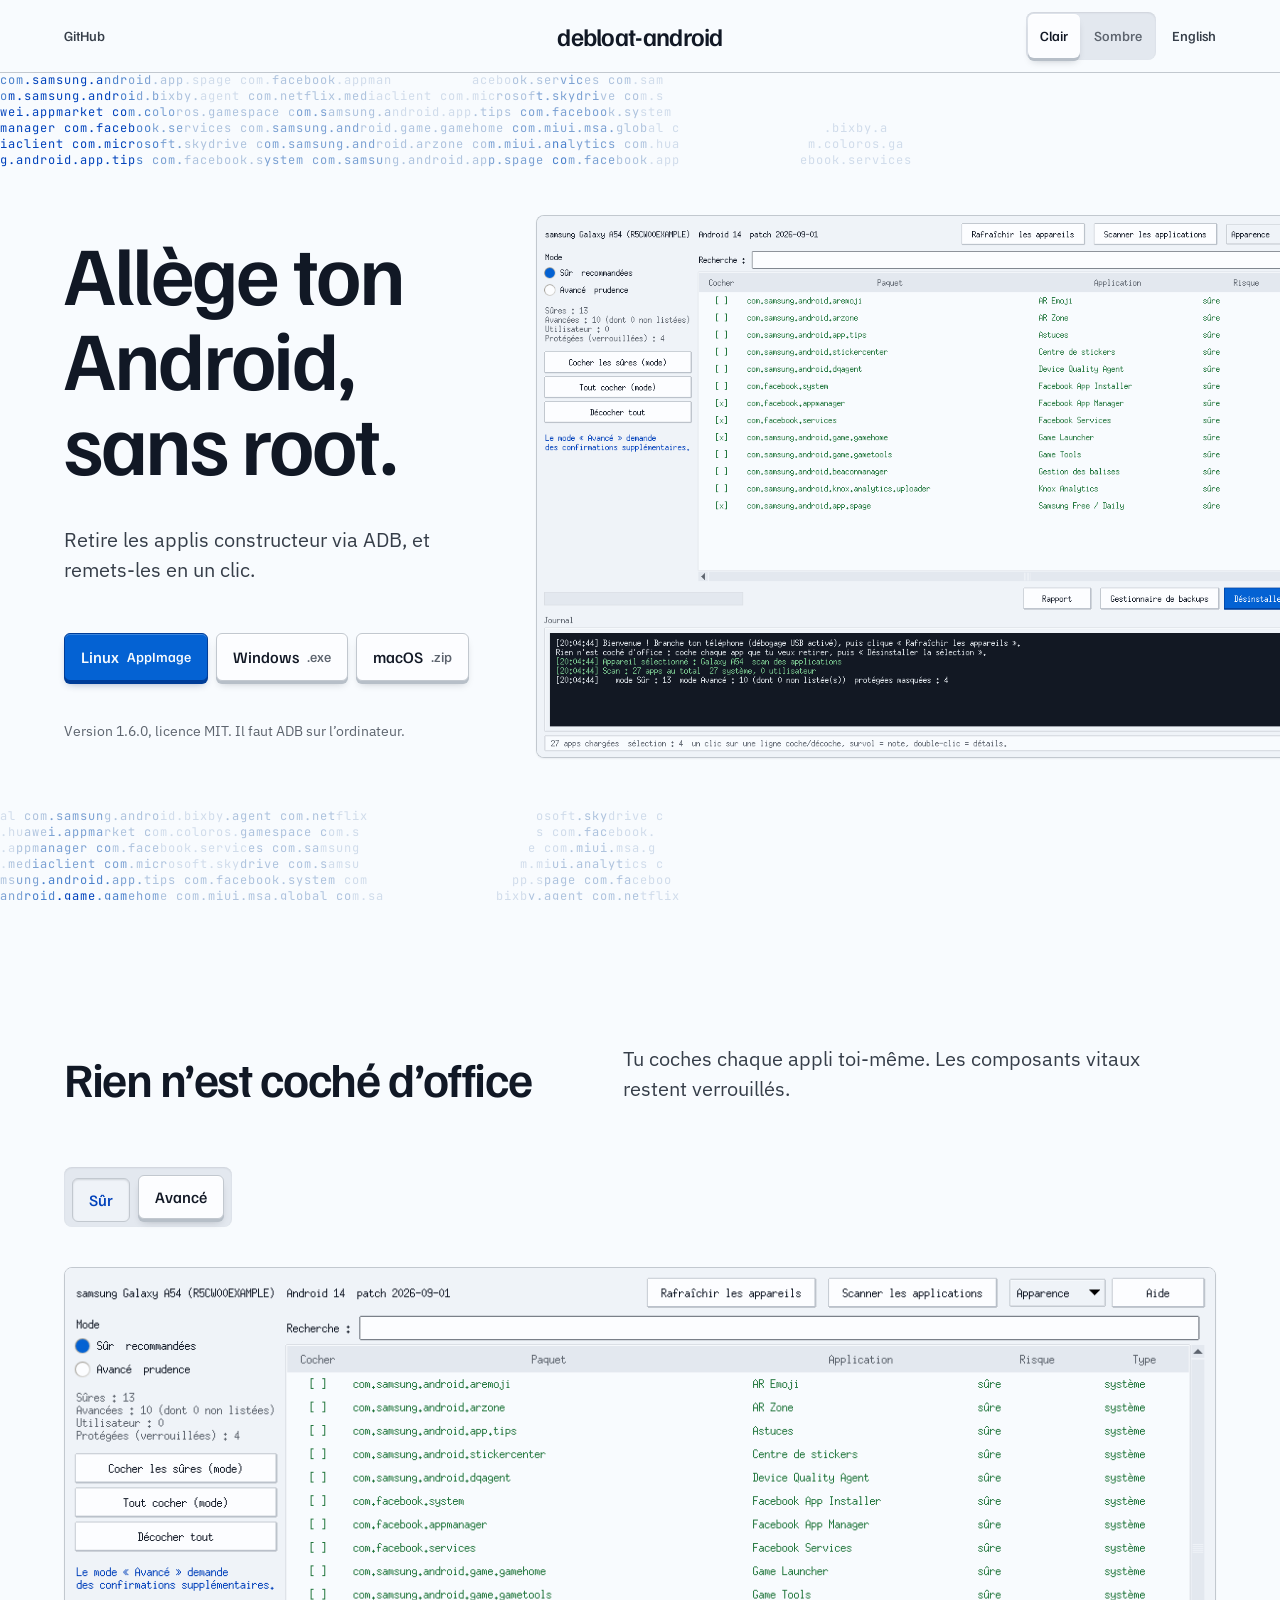
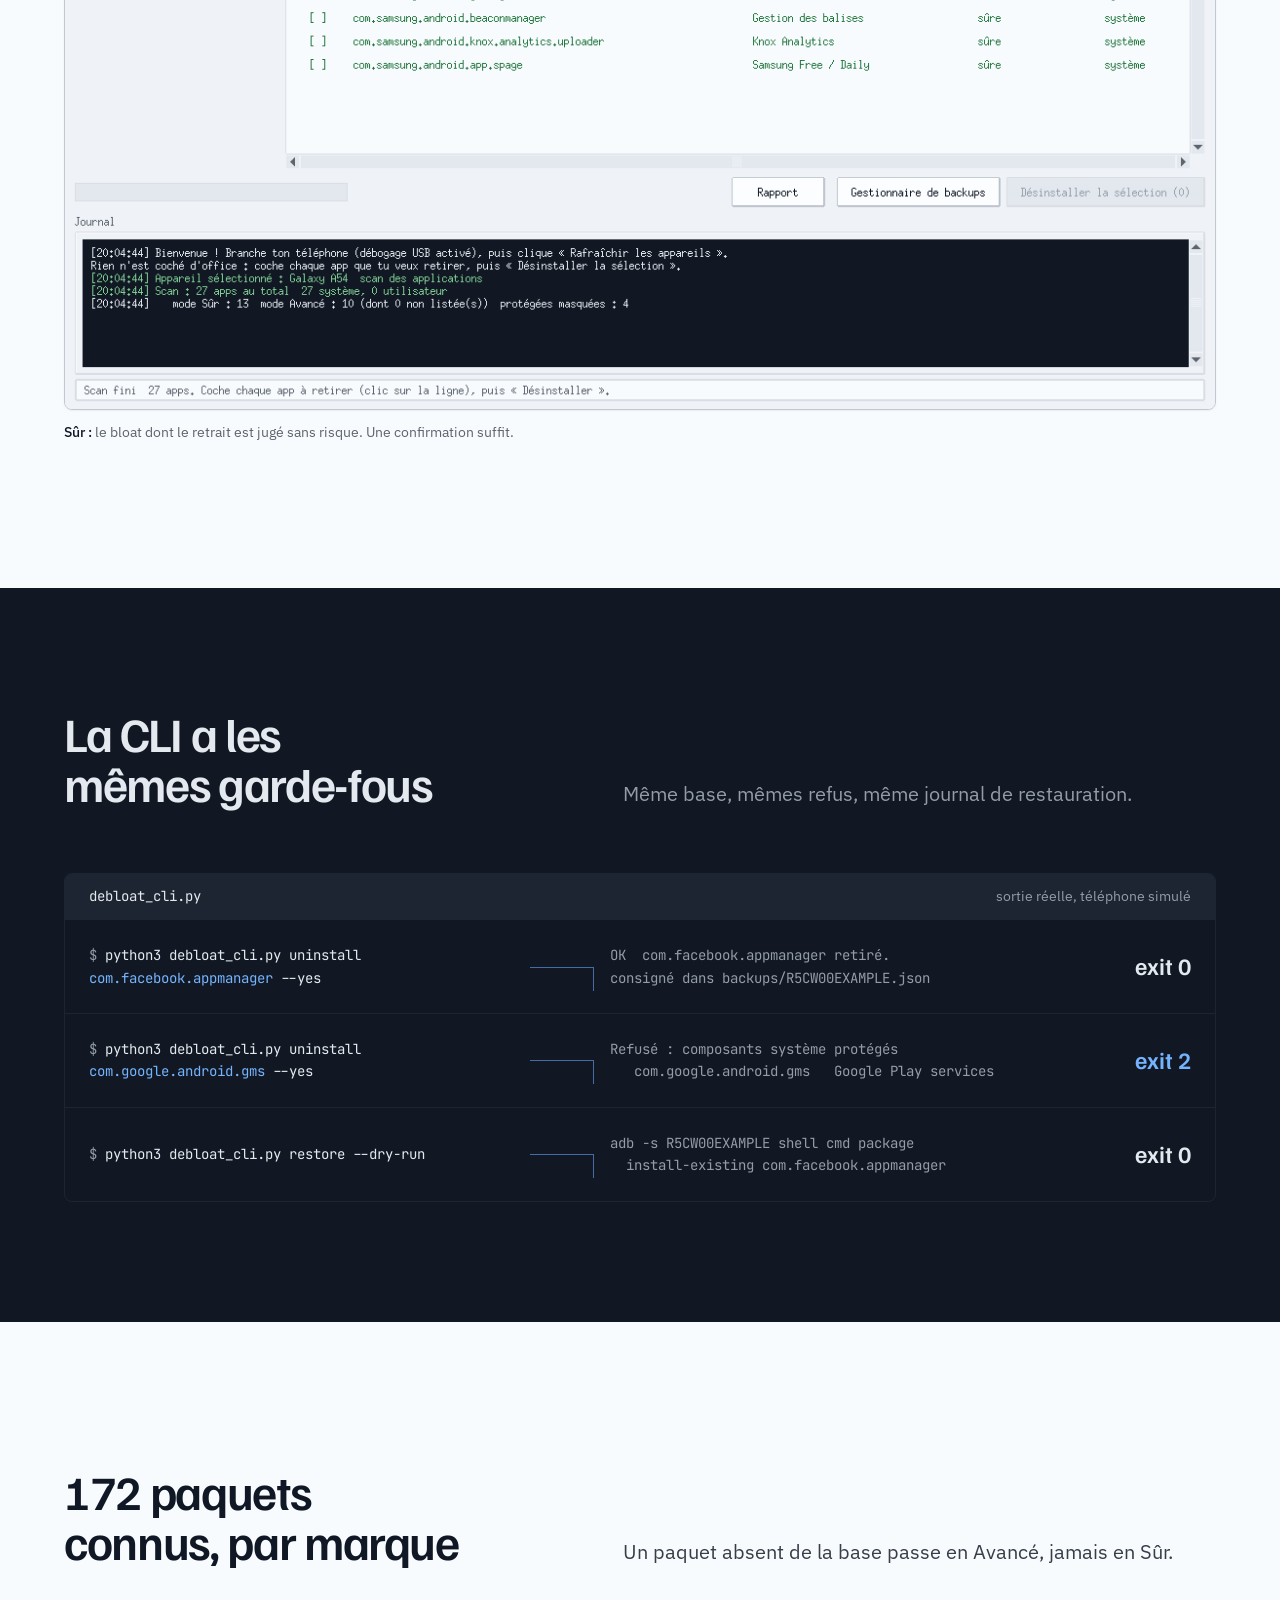
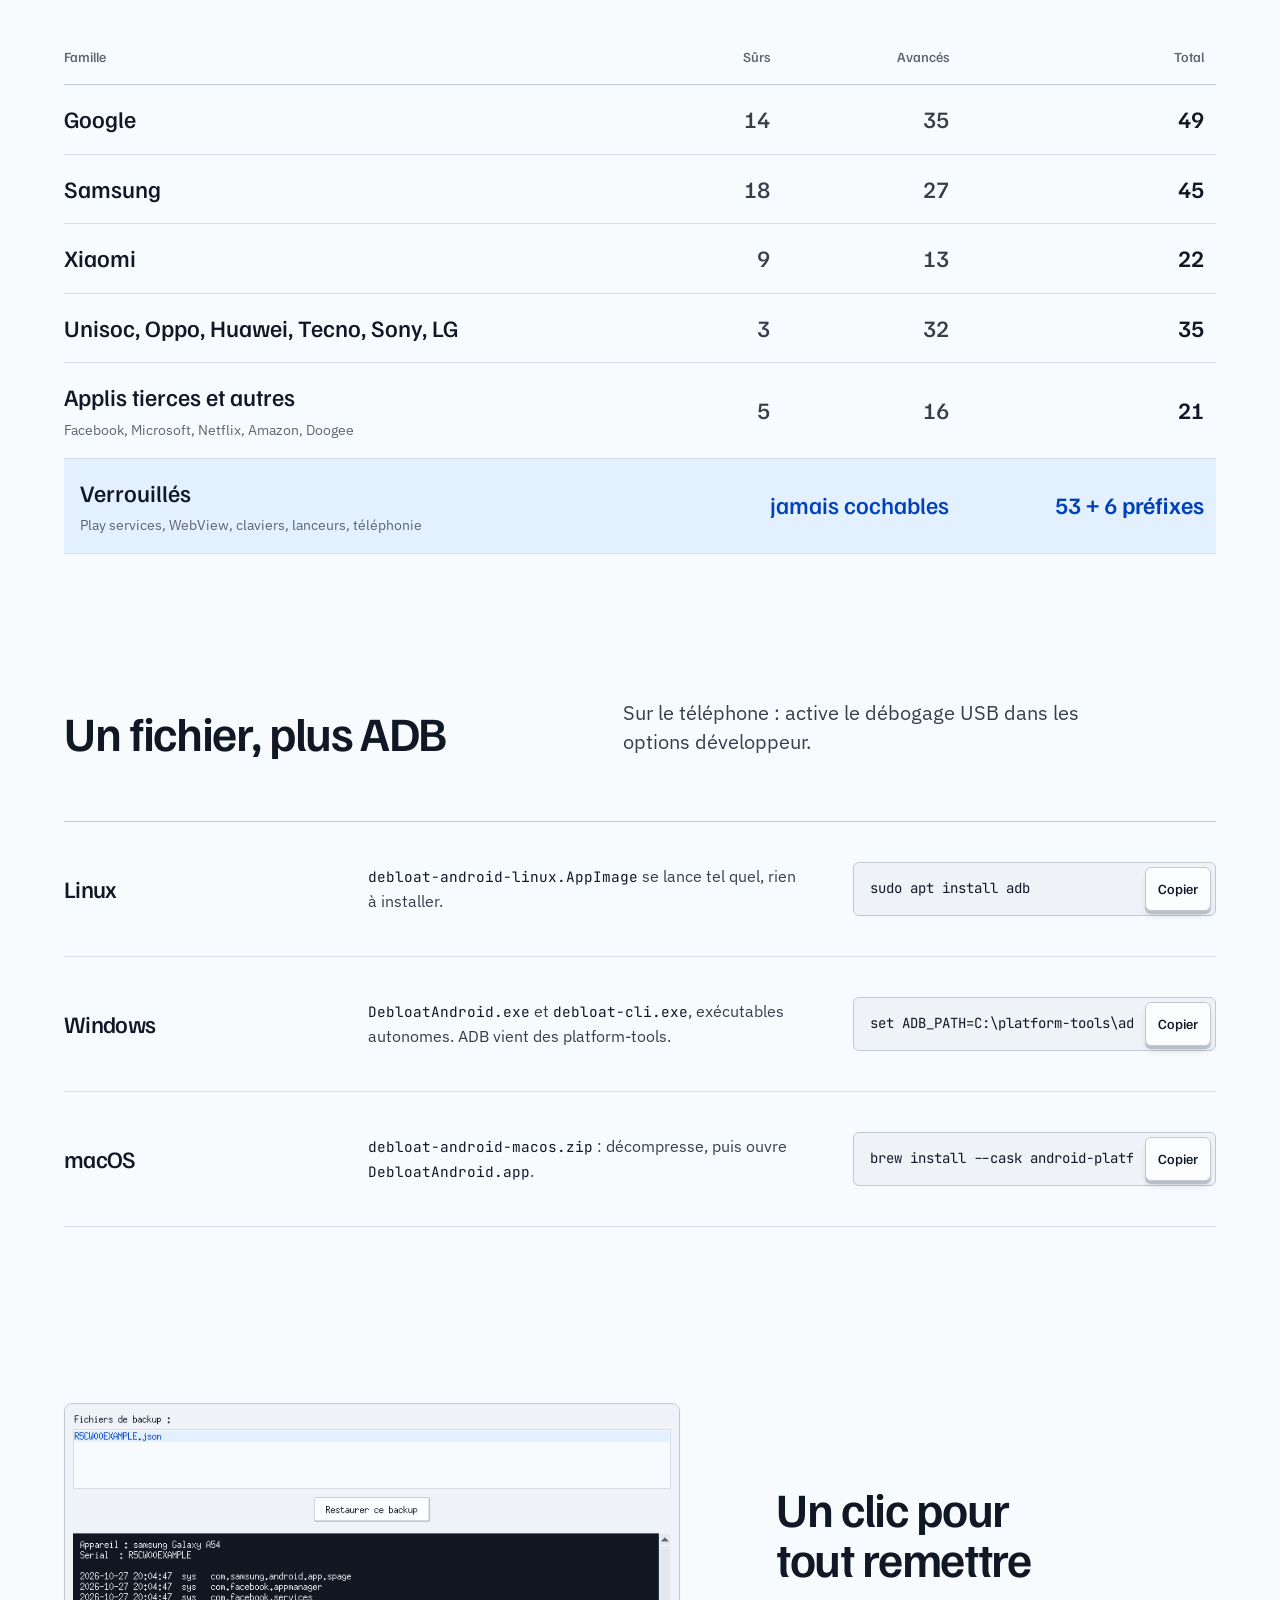
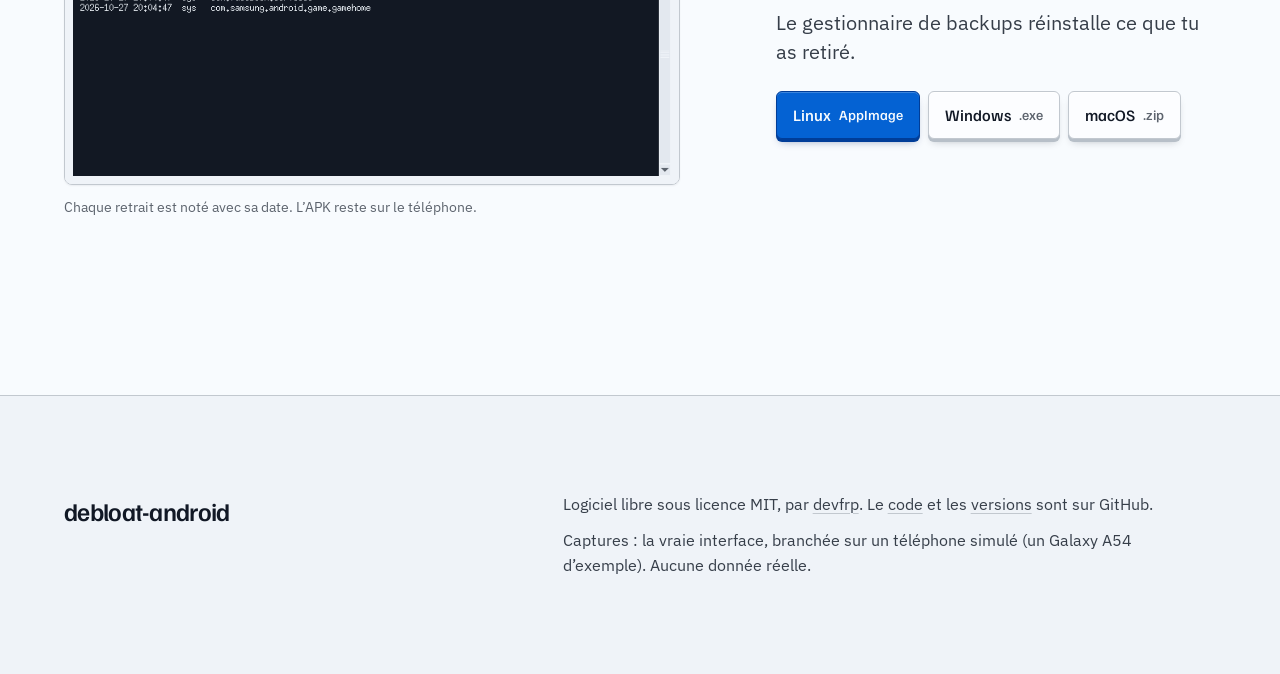
<file: docs/index.html>
<!doctype html>
<html lang="fr">
<head>
  <meta charset="utf-8">
  <meta name="viewport" content="width=device-width, initial-scale=1">
  <title>debloat-android : allège ton Android, sans root</title>
  <meta name="description" content="Retire les applis constructeur d’un téléphone Android via ADB, sans root, et remets-les en un clic. Interface Tkinter et CLI, Linux, Windows, macOS.">
  <link rel="canonical" href="https://devfrp.github.io/debloat-android/">
  <link rel="alternate" hreflang="fr" href="https://devfrp.github.io/debloat-android/">
  <link rel="alternate" hreflang="en" href="https://devfrp.github.io/debloat-android/index.en.html">
  <meta property="og:title" content="debloat-android">
  <meta property="og:description" content="Allège ton Android, sans root. Chaque retrait se restaure en un clic.">
  <meta property="og:image" content="https://devfrp.github.io/debloat-android/assets/gui-safe-fr.png">
  <link rel="preconnect" href="https://fonts.googleapis.com">
  <link rel="preconnect" href="https://fonts.gstatic.com" crossorigin>
  <link href="https://fonts.googleapis.com/css2?family=Familjen+Grotesk:wght@500;600&family=IBM+Plex+Sans:wght@400;500&family=JetBrains+Mono:wght@400&display=swap" rel="stylesheet">
  <script>try{var m=localStorage.getItem("mode");if(m==="dark"||m==="light")document.documentElement.dataset.mode=m}catch(e){}</script>
  <link rel="stylesheet" href="style.css">
  <script>document.documentElement.classList.add('js')</script>
</head>
<body>
  <a class="skip" href="#main">Aller au contenu</a>

  <header class="mast">
    <div class="container mast-inner">
      <a class="mast-link" href="https://github.com/devfrp/debloat-android">GitHub</a>
      <a class="wordmark" href="./">debloat-android</a>
      <div class="mast-end">
        <div class="mode-toggle" role="group" aria-label="Apparence" hidden>
          <button class="mode-opt" type="button" data-mode-set="light">Clair</button>
          <button class="mode-opt" type="button" data-mode-set="dark">Sombre</button>
        </div>
        <a class="mast-link" href="index.en.html" hreflang="en" lang="en">English</a>
      </div>
    </div>
  </header>

  <main id="main">
    <section class="hero">
      <canvas class="field" aria-hidden="true"></canvas>
      <div class="container hero-grid">
        <div class="hero-text">
          <h1>Allège ton Android, sans root.</h1>
          <p class="lead">Retire les applis constructeur via ADB, et remets-les en un clic.</p>
          <div class="keys" data-dl>
            <a class="key key--primary" data-os="linux" href="https://github.com/devfrp/debloat-android/releases/latest/download/debloat-android-linux.AppImage">Linux <small>AppImage</small></a>
            <a class="key" data-os="windows" href="https://github.com/devfrp/debloat-android/releases/latest/download/DebloatAndroid.exe">Windows <small>.exe</small></a>
            <a class="key" data-os="macos" href="https://github.com/devfrp/debloat-android/releases/latest/download/debloat-android-macos.zip">macOS <small>.zip</small></a>
          </div>
          <p class="hero-note">Version 1.6.0, licence MIT. Il faut ADB sur l’ordinateur.</p>
        </div>
        <figure class="shot hero-shot">
          <img class="only-light" src="assets/gui-safe-fr.png" width="1180" height="760" fetchpriority="high"
               alt="La fenêtre de debloat-android après un scan : mode Sûr, treize applis Samsung et Facebook listées, quatre cochées, journal du scan en bas.">
          <img class="only-dark" src="assets/gui-safe-fr-dark.png" width="1180" height="760" loading="lazy"
               alt="La fenêtre de debloat-android après un scan : mode Sûr, treize applis Samsung et Facebook listées, quatre cochées, journal du scan en bas.">
        </figure>
      </div>
    </section>

    <section class="section" id="modes">
      <div class="container">
        <div class="head">
          <h2>Rien n’est coché d’office</h2>
          <p class="lead">Tu coches chaque appli toi-même. Les composants vitaux restent verrouillés.</p>
        </div>
        <div class="tray" role="group" aria-label="Mode">
          <button class="key" type="button" data-switch="mode-sur" aria-pressed="true">Sûr</button>
          <button class="key" type="button" data-switch="mode-avance" aria-pressed="false">Avancé</button>
        </div>
        <figure class="shot switch-panel" id="mode-sur">
          <img class="only-light" src="assets/gui-safe-clean-fr.png" width="1180" height="760" loading="lazy"
               alt="Mode Sûr juste après le scan : treize applis listées, aucune case cochée, bouton Désinstaller la sélection (0) grisé.">
          <img class="only-dark" src="assets/gui-safe-clean-fr-dark.png" width="1180" height="760" loading="lazy"
               alt="Mode Sûr juste après le scan : treize applis listées, aucune case cochée, bouton Désinstaller la sélection (0) grisé.">
          <figcaption><strong>Sûr :</strong> le bloat dont le retrait est jugé sans risque. Une confirmation suffit.</figcaption>
        </figure>
        <figure class="shot switch-panel" id="mode-avance" hidden>
          <img class="only-light" src="assets/gui-advanced-fr.png" width="1180" height="760" loading="lazy"
               alt="Mode Avancé : Bixby, Samsung Pay, Samsung Cloud, Netflix et d’autres applis système à manier avec prudence.">
          <img class="only-dark" src="assets/gui-advanced-fr-dark.png" width="1180" height="760" loading="lazy"
               alt="Mode Avancé : Bixby, Samsung Pay, Samsung Cloud, Netflix et d’autres applis système à manier avec prudence.">
          <figcaption><strong>Avancé :</strong> applis système sensibles et paquets non listés. Deux confirmations.</figcaption>
        </figure>
      </div>
    </section>

    <section class="band" id="cli">
      <div class="container">
        <div class="head">
          <h2>La CLI a les mêmes garde-fous</h2>
          <p class="lead">Même base, mêmes refus, même journal de restauration.</p>
        </div>
        <div class="cli">
          <div class="cli-strip"><code>debloat_cli.py</code><span>sortie réelle, téléphone simulé</span></div>
          <div class="cli-row">
            <pre class="cli-in"><span class="prompt">$</span> python3 debloat_cli.py uninstall <span class="token">com.facebook.appmanager</span> --yes</pre>
            <span class="elbow" aria-hidden="true"></span>
            <pre class="cli-out">OK  com.facebook.appmanager retiré.
consigné dans backups/R5CW00EXAMPLE.json</pre>
            <span class="exit">exit 0</span>
          </div>
          <div class="cli-row">
            <pre class="cli-in"><span class="prompt">$</span> python3 debloat_cli.py uninstall <span class="token">com.google.android.gms</span> --yes</pre>
            <span class="elbow" aria-hidden="true"></span>
            <pre class="cli-out">Refusé : composants système protégés
   com.google.android.gms   Google Play services</pre>
            <span class="exit exit--refused">exit 2</span>
          </div>
          <div class="cli-row">
            <pre class="cli-in"><span class="prompt">$</span> python3 debloat_cli.py restore --dry-run</pre>
            <span class="elbow" aria-hidden="true"></span>
            <pre class="cli-out">adb -s R5CW00EXAMPLE shell cmd package
  install-existing com.facebook.appmanager</pre>
            <span class="exit">exit 0</span>
          </div>
        </div>
      </div>
    </section>

    <section class="section" id="base">
      <div class="container">
        <div class="head">
          <h2>172 paquets connus, par marque</h2>
          <p class="lead">Un paquet absent de la base passe en Avancé, jamais en Sûr.</p>
        </div>
        <table class="ledger">
          <thead>
            <tr><th scope="col">Famille</th><th scope="col">Sûrs</th><th scope="col">Avancés</th><th scope="col">Total</th></tr>
          </thead>
          <tbody>
            <tr><th scope="row">Google</th><td>14</td><td>35</td><td class="total">49</td></tr>
            <tr><th scope="row">Samsung</th><td>18</td><td>27</td><td class="total">45</td></tr>
            <tr><th scope="row">Xiaomi</th><td>9</td><td>13</td><td class="total">22</td></tr>
            <tr><th scope="row">Unisoc, Oppo, Huawei, Tecno, Sony, LG</th><td>3</td><td>32</td><td class="total">35</td></tr>
            <tr><th scope="row">Applis tierces et autres<span class="note">Facebook, Microsoft, Netflix, Amazon, Doogee</span></th><td>5</td><td>16</td><td class="total">21</td></tr>
            <tr class="locked"><th scope="row">Verrouillés<span class="note">Play services, WebView, claviers, lanceurs, téléphonie</span></th><td colspan="2">jamais cochables</td><td class="total">53 + 6 préfixes</td></tr>
          </tbody>
        </table>
      </div>
    </section>

    <section class="section" id="installer">
      <div class="container">
        <div class="head">
          <h2>Un fichier, plus ADB</h2>
          <p class="lead">Sur le téléphone : active le débogage USB dans les options développeur.</p>
        </div>
        <div class="rows">
          <div class="row">
            <h3>Linux</h3>
            <p><code>debloat-android-linux.AppImage</code> se lance tel quel, rien à installer.</p>
            <div class="cmd"><code>sudo apt install adb</code><button class="copy" type="button" data-done="Copié" data-fail="Échec">Copier</button></div>
          </div>
          <div class="row">
            <h3>Windows</h3>
            <p><code>DebloatAndroid.exe</code> et <code>debloat-cli.exe</code>, exécutables autonomes. ADB vient des platform-tools.</p>
            <div class="cmd"><code>set ADB_PATH=C:\platform-tools\adb.exe</code><button class="copy" type="button" data-done="Copié" data-fail="Échec">Copier</button></div>
          </div>
          <div class="row">
            <h3>macOS</h3>
            <p><code>debloat-android-macos.zip</code> : décompresse, puis ouvre <code>DebloatAndroid.app</code>.</p>
            <div class="cmd"><code>brew install --cask android-platform-tools</code><button class="copy" type="button" data-done="Copié" data-fail="Échec">Copier</button></div>
          </div>
        </div>
      </div>
    </section>

    <section class="close" id="telecharger">
      <div class="container close-grid">
        <figure class="shot">
          <img class="only-light" src="assets/gui-backups-fr.png" width="760" height="470" loading="lazy"
               alt="Le gestionnaire de backups : le fichier JSON du téléphone, les quatre retraits datés, et le bouton Restaurer ce backup.">
          <img class="only-dark" src="assets/gui-backups-fr-dark.png" width="760" height="470" loading="lazy"
               alt="Le gestionnaire de backups : le fichier JSON du téléphone, les quatre retraits datés, et le bouton Restaurer ce backup.">
          <figcaption>Chaque retrait est noté avec sa date. L’APK reste sur le téléphone.</figcaption>
        </figure>
        <div class="close-text">
          <h2>Un clic pour tout remettre</h2>
          <p class="lead">Le gestionnaire de backups réinstalle ce que tu as retiré.</p>
          <div class="keys" data-dl>
            <a class="key key--primary" data-os="linux" href="https://github.com/devfrp/debloat-android/releases/latest/download/debloat-android-linux.AppImage">Linux <small>AppImage</small></a>
            <a class="key" data-os="windows" href="https://github.com/devfrp/debloat-android/releases/latest/download/DebloatAndroid.exe">Windows <small>.exe</small></a>
            <a class="key" data-os="macos" href="https://github.com/devfrp/debloat-android/releases/latest/download/debloat-android-macos.zip">macOS <small>.zip</small></a>
          </div>
        </div>
      </div>
    </section>
  </main>

  <footer class="colophon">
    <div class="container colophon-inner">
      <a class="wordmark" href="./">debloat-android</a>
      <div>
        <p>Logiciel libre sous licence MIT, par <a href="https://devfrp.github.io/">devfrp</a>. Le <a href="https://github.com/devfrp/debloat-android">code</a> et les <a href="https://github.com/devfrp/debloat-android/releases">versions</a> sont sur GitHub.</p>
        <p>Captures : la vraie interface, branchée sur un téléphone simulé (un Galaxy A54 d’exemple). Aucune donnée réelle.</p>
      </div>
    </div>
  </footer>

  <script src="site.js" defer></script>
</body>
</html>
</file>
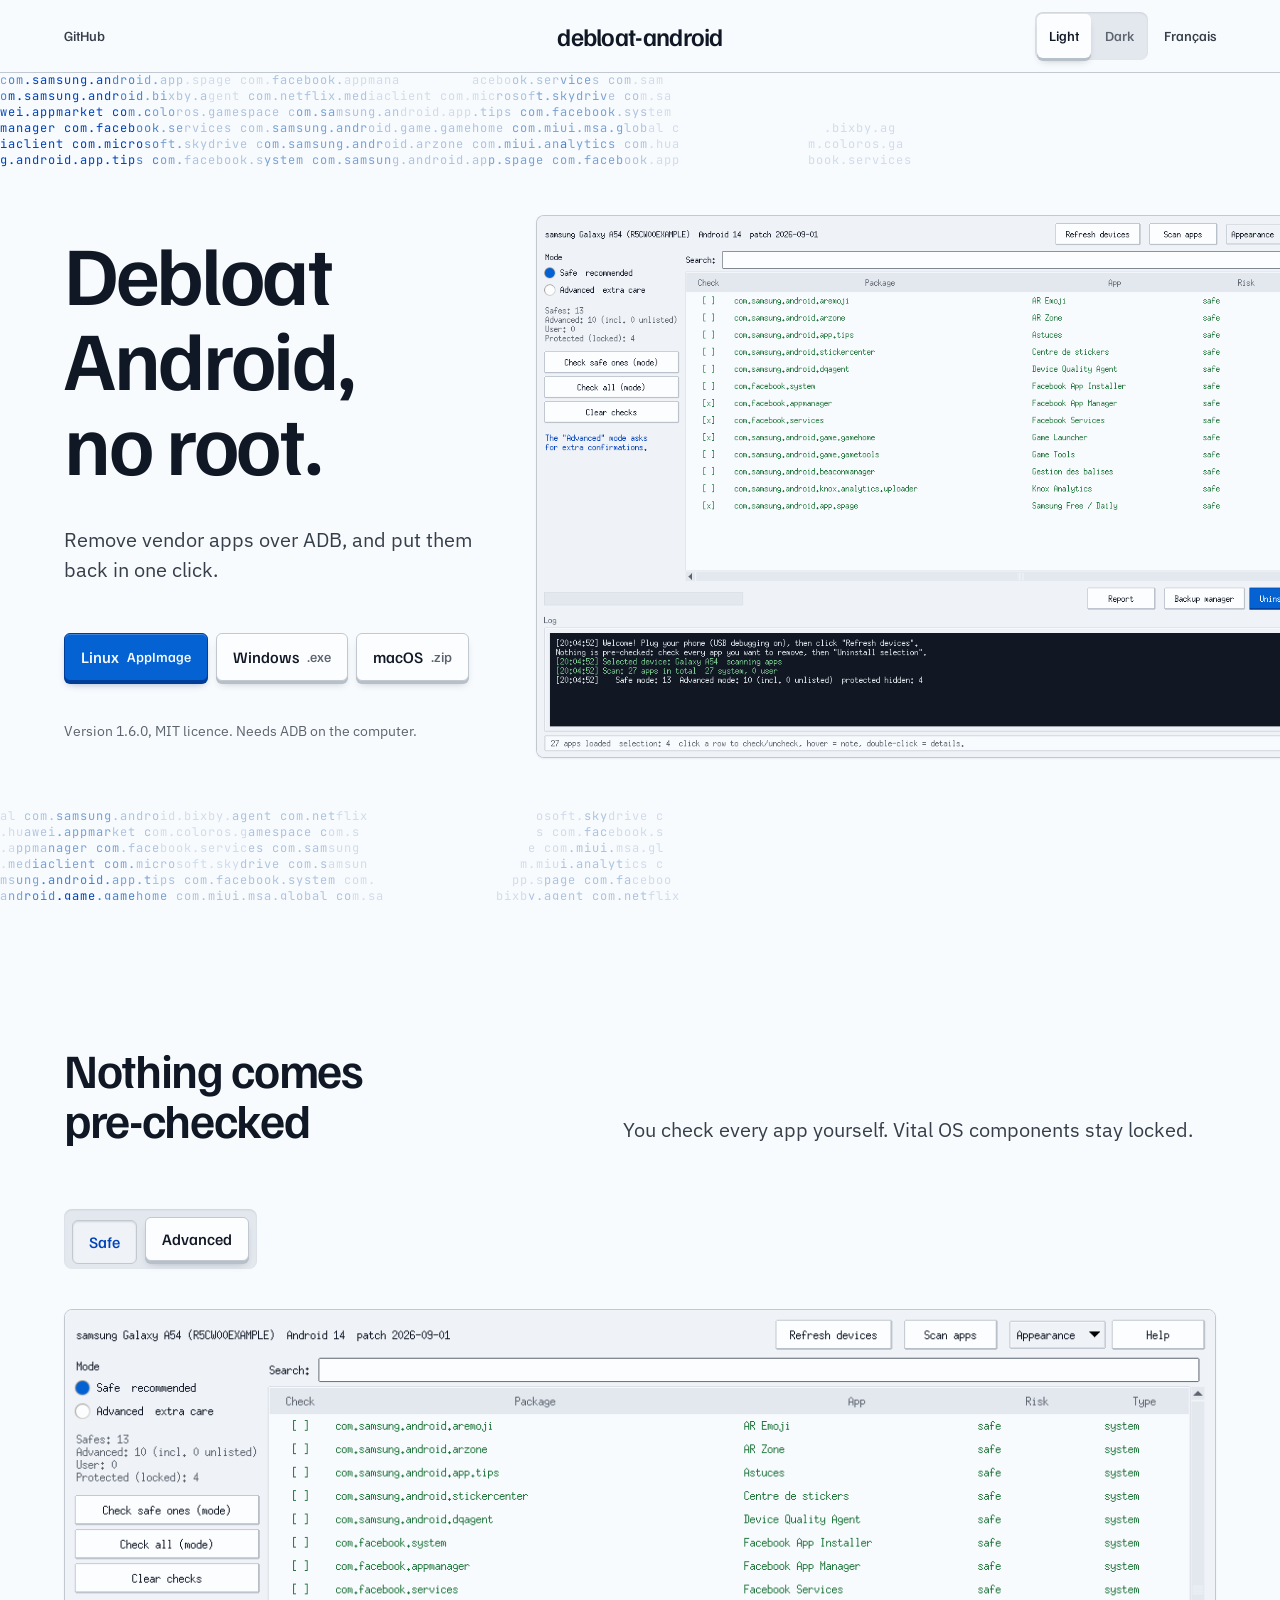
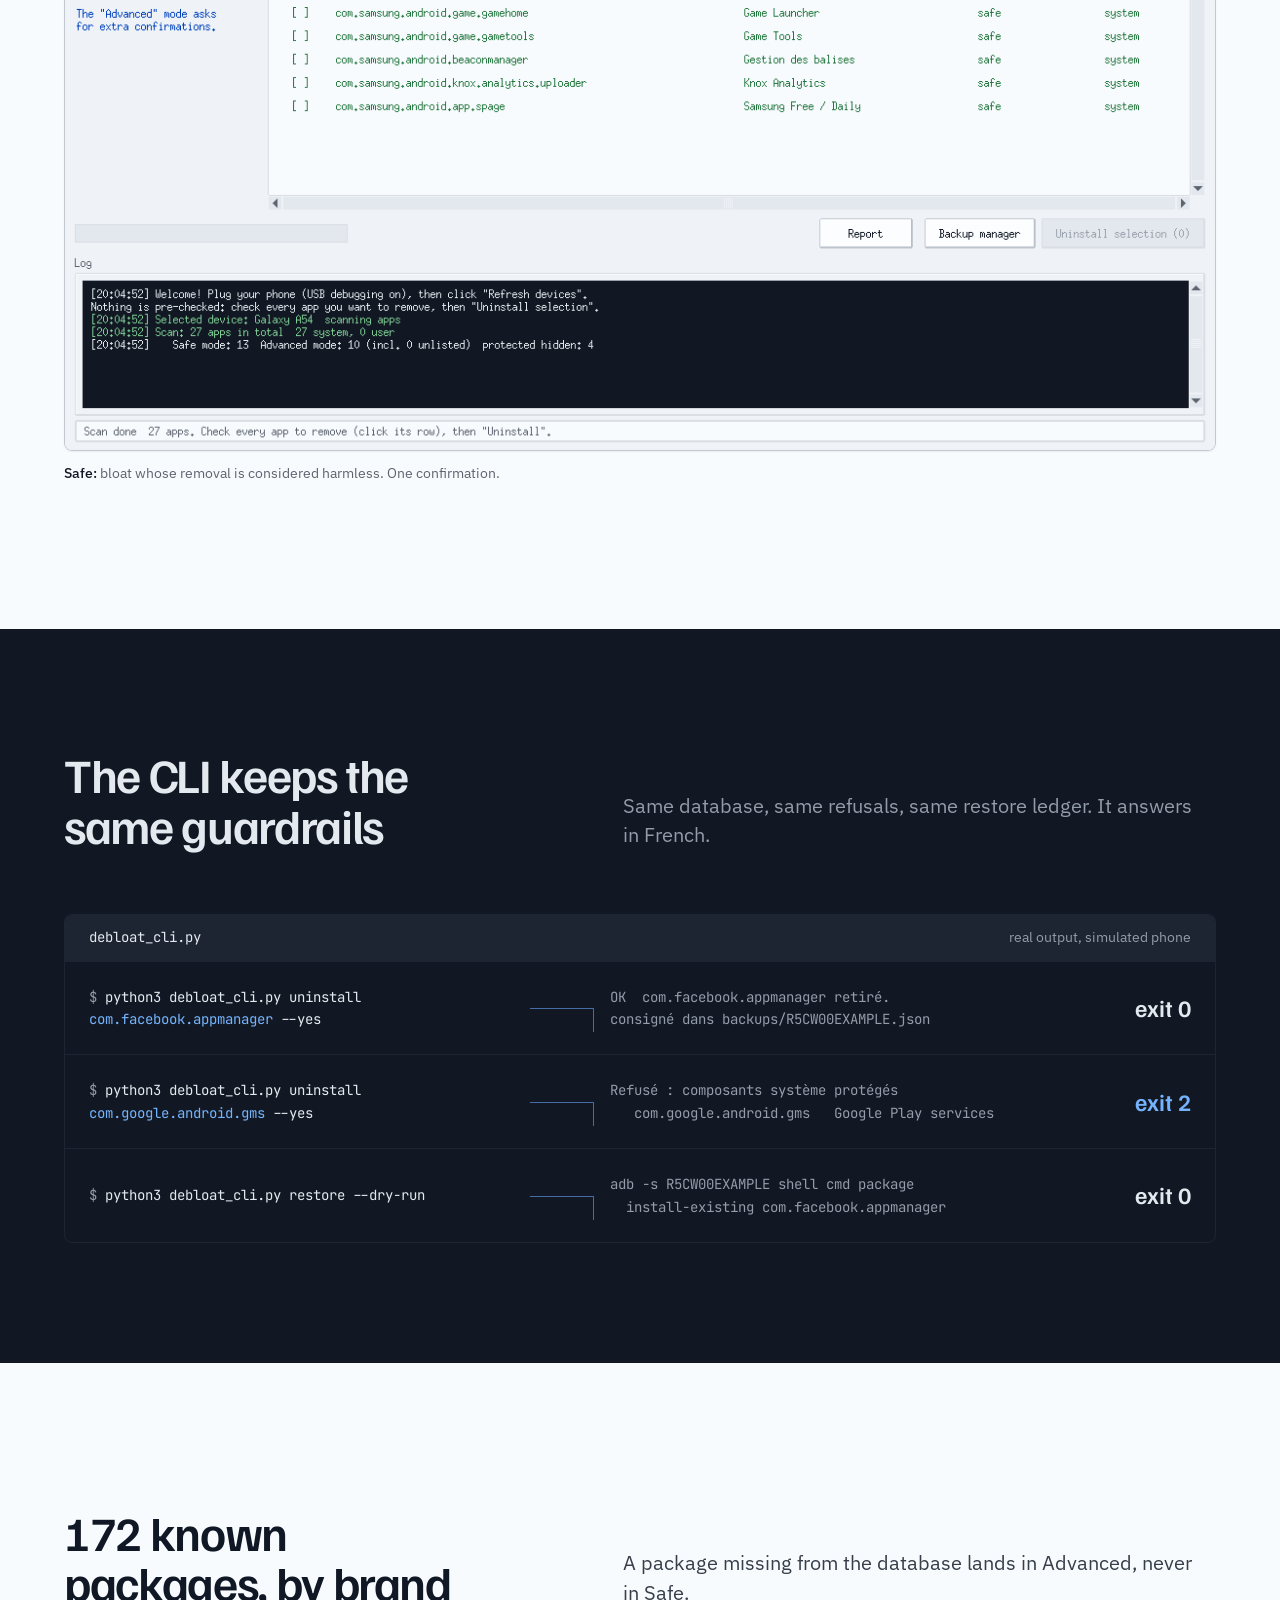
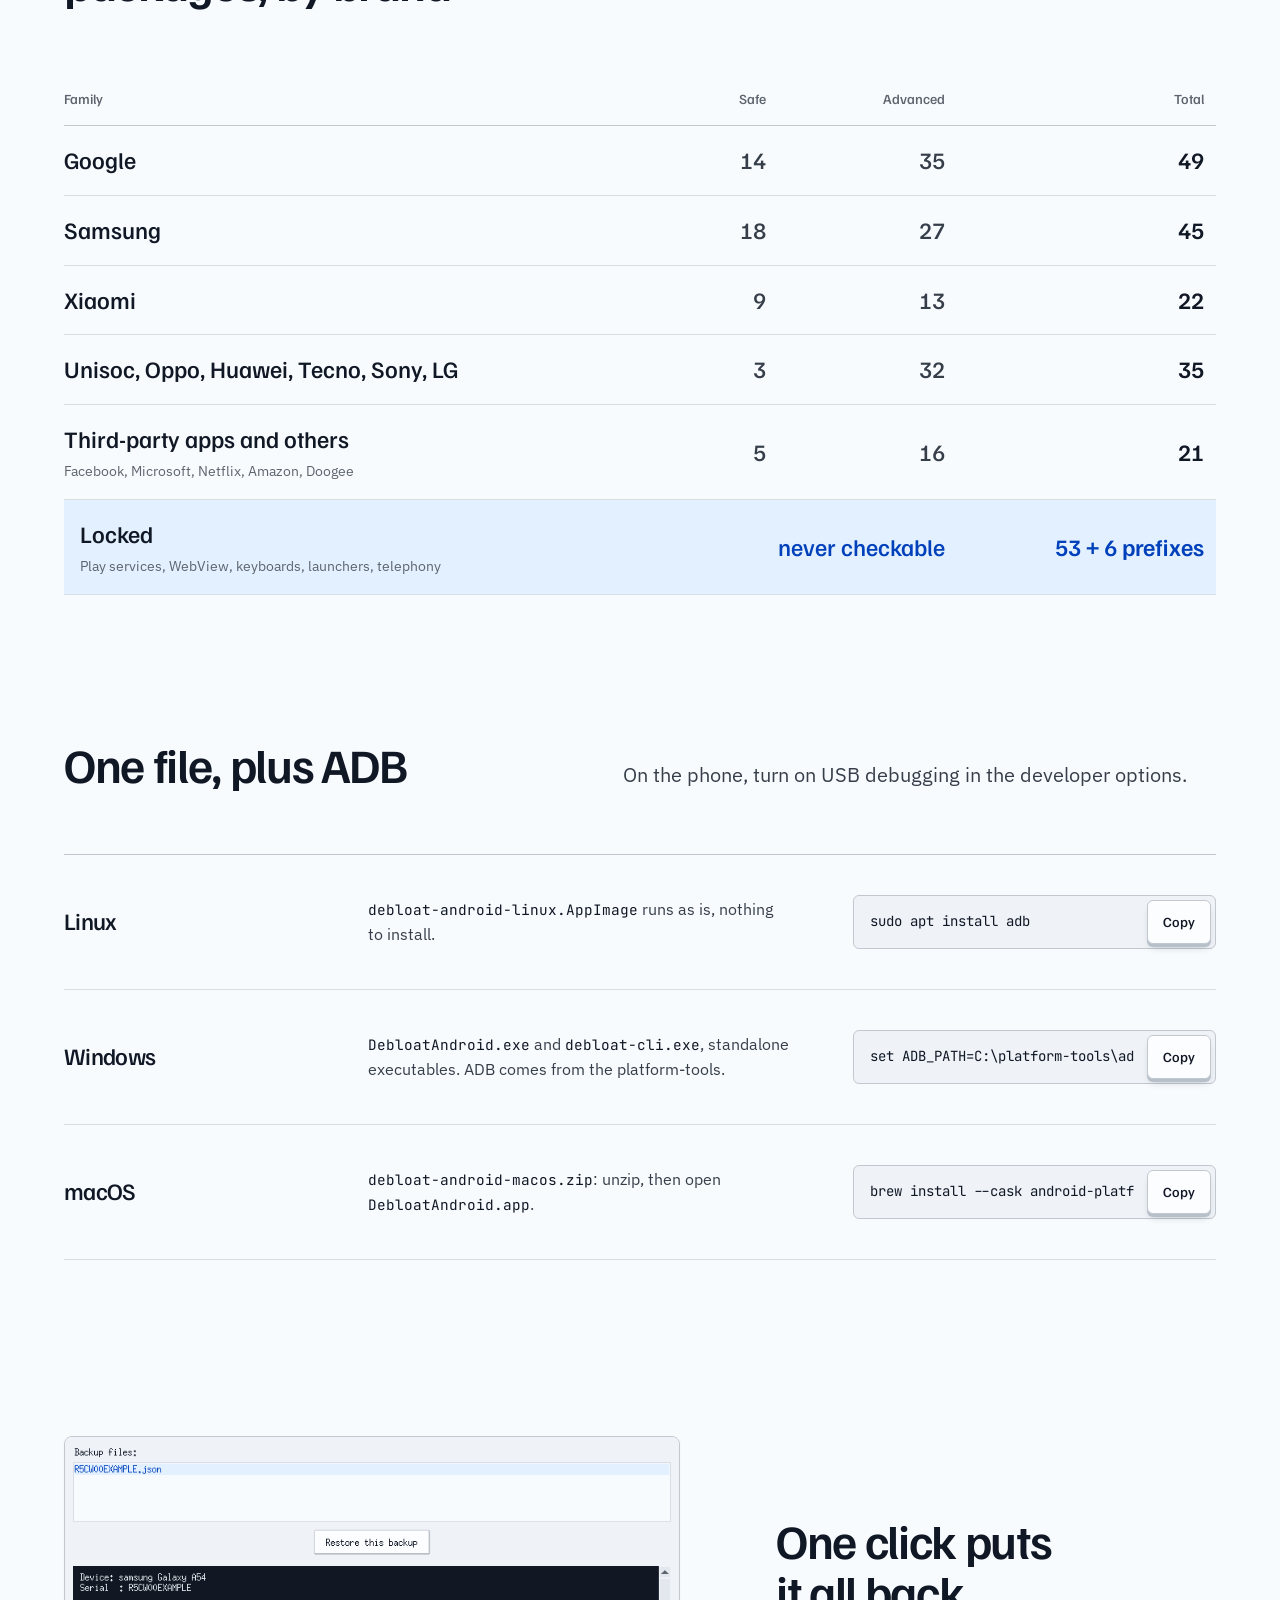
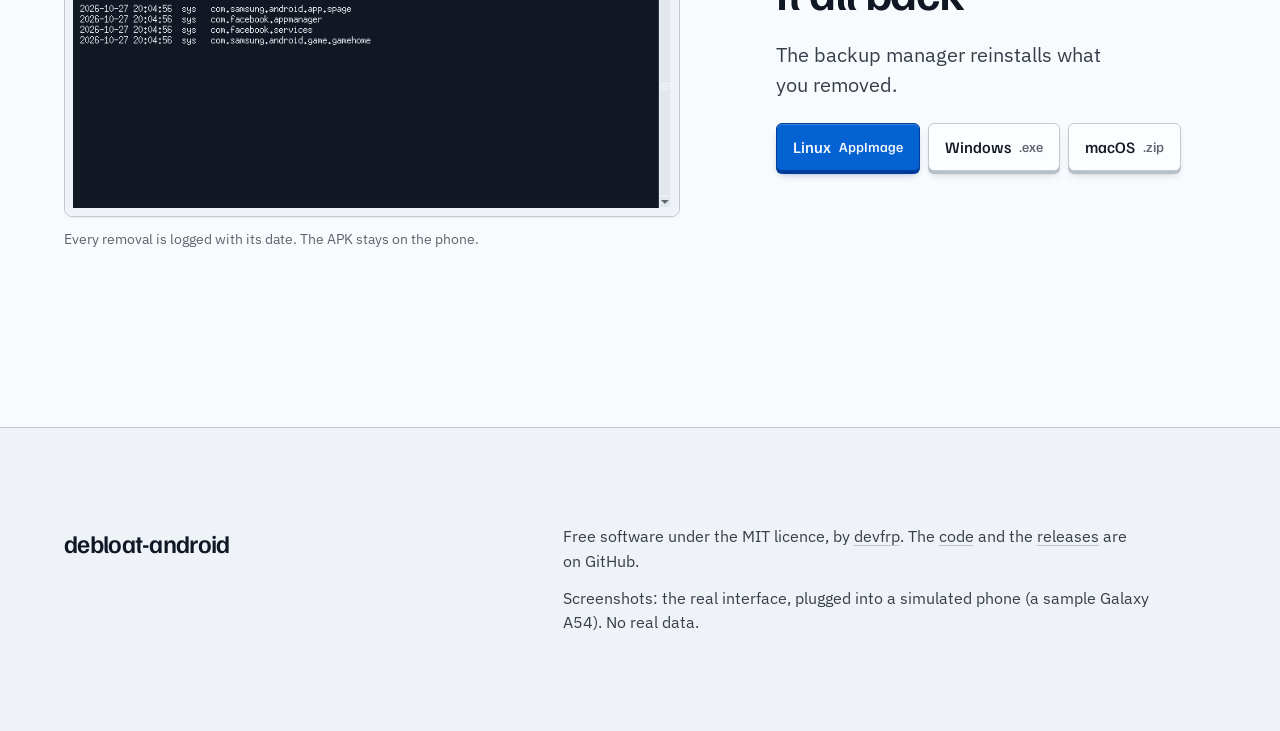
<file: docs/index.en.html>
<!doctype html>
<html lang="en">
<head>
  <meta charset="utf-8">
  <meta name="viewport" content="width=device-width, initial-scale=1">
  <title>debloat-android: debloat Android, no root</title>
  <meta name="description" content="Remove vendor apps from an Android phone over ADB, without root, and put them back in one click. Tkinter GUI and CLI for Linux, Windows and macOS.">
  <link rel="canonical" href="https://devfrp.github.io/debloat-android/index.en.html">
  <link rel="alternate" hreflang="fr" href="https://devfrp.github.io/debloat-android/">
  <link rel="alternate" hreflang="en" href="https://devfrp.github.io/debloat-android/index.en.html">
  <meta property="og:title" content="debloat-android">
  <meta property="og:description" content="Debloat Android, no root. Every removal restores in one click.">
  <meta property="og:image" content="https://devfrp.github.io/debloat-android/assets/gui-safe-en.png">
  <link rel="preconnect" href="https://fonts.googleapis.com">
  <link rel="preconnect" href="https://fonts.gstatic.com" crossorigin>
  <link href="https://fonts.googleapis.com/css2?family=Familjen+Grotesk:wght@500;600&family=IBM+Plex+Sans:wght@400;500&family=JetBrains+Mono:wght@400&display=swap" rel="stylesheet">
  <script>try{var m=localStorage.getItem("mode");if(m==="dark"||m==="light")document.documentElement.dataset.mode=m}catch(e){}</script>
  <link rel="stylesheet" href="style.css">
  <script>document.documentElement.classList.add('js')</script>
</head>
<body>
  <a class="skip" href="#main">Skip to content</a>

  <header class="mast">
    <div class="container mast-inner">
      <a class="mast-link" href="https://github.com/devfrp/debloat-android">GitHub</a>
      <a class="wordmark" href="index.en.html">debloat-android</a>
      <div class="mast-end">
        <div class="mode-toggle" role="group" aria-label="Appearance" hidden>
          <button class="mode-opt" type="button" data-mode-set="light">Light</button>
          <button class="mode-opt" type="button" data-mode-set="dark">Dark</button>
        </div>
        <a class="mast-link" href="./" hreflang="fr" lang="fr">Français</a>
      </div>
    </div>
  </header>

  <main id="main">
    <section class="hero">
      <canvas class="field" aria-hidden="true"></canvas>
      <div class="container hero-grid">
        <div class="hero-text">
          <h1>Debloat Android, no root.</h1>
          <p class="lead">Remove vendor apps over ADB, and put them back in one click.</p>
          <div class="keys" data-dl>
            <a class="key key--primary" data-os="linux" href="https://github.com/devfrp/debloat-android/releases/latest/download/debloat-android-linux.AppImage">Linux <small>AppImage</small></a>
            <a class="key" data-os="windows" href="https://github.com/devfrp/debloat-android/releases/latest/download/DebloatAndroid.exe">Windows <small>.exe</small></a>
            <a class="key" data-os="macos" href="https://github.com/devfrp/debloat-android/releases/latest/download/debloat-android-macos.zip">macOS <small>.zip</small></a>
          </div>
          <p class="hero-note">Version 1.6.0, MIT licence. Needs ADB on the computer.</p>
        </div>
        <figure class="shot hero-shot">
          <img class="only-light" src="assets/gui-safe-en.png" width="1180" height="760" fetchpriority="high"
               alt="The debloat-android window after a scan: Safe mode, thirteen Samsung and Facebook apps listed, four checked, the scan log below.">
          <img class="only-dark" src="assets/gui-safe-en-dark.png" width="1180" height="760" loading="lazy"
               alt="The debloat-android window after a scan: Safe mode, thirteen Samsung and Facebook apps listed, four checked, the scan log below.">
        </figure>
      </div>
    </section>

    <section class="section" id="modes">
      <div class="container">
        <div class="head">
          <h2>Nothing comes pre-checked</h2>
          <p class="lead">You check every app yourself. Vital OS components stay locked.</p>
        </div>
        <div class="tray" role="group" aria-label="Mode">
          <button class="key" type="button" data-switch="mode-sur" aria-pressed="true">Safe</button>
          <button class="key" type="button" data-switch="mode-avance" aria-pressed="false">Advanced</button>
        </div>
        <figure class="shot switch-panel" id="mode-sur">
          <img class="only-light" src="assets/gui-safe-clean-en.png" width="1180" height="760" loading="lazy"
               alt="Safe mode right after the scan: thirteen apps listed, no box checked, the Uninstall selection (0) button greyed out.">
          <img class="only-dark" src="assets/gui-safe-clean-en-dark.png" width="1180" height="760" loading="lazy"
               alt="Safe mode right after the scan: thirteen apps listed, no box checked, the Uninstall selection (0) button greyed out.">
          <figcaption><strong>Safe:</strong> bloat whose removal is considered harmless. One confirmation.</figcaption>
        </figure>
        <figure class="shot switch-panel" id="mode-avance" hidden>
          <img class="only-light" src="assets/gui-advanced-en.png" width="1180" height="760" loading="lazy"
               alt="Advanced mode: Bixby, Samsung Pay, Samsung Cloud, Netflix and other system apps to handle with care.">
          <img class="only-dark" src="assets/gui-advanced-en-dark.png" width="1180" height="760" loading="lazy"
               alt="Advanced mode: Bixby, Samsung Pay, Samsung Cloud, Netflix and other system apps to handle with care.">
          <figcaption><strong>Advanced:</strong> sensitive system apps and unlisted packages. Two confirmations.</figcaption>
        </figure>
      </div>
    </section>

    <section class="band" id="cli">
      <div class="container">
        <div class="head">
          <h2>The CLI keeps the same guardrails</h2>
          <p class="lead">Same database, same refusals, same restore ledger. It answers in French.</p>
        </div>
        <div class="cli">
          <div class="cli-strip"><code>debloat_cli.py</code><span>real output, simulated phone</span></div>
          <div class="cli-row">
            <pre class="cli-in"><span class="prompt">$</span> python3 debloat_cli.py uninstall <span class="token">com.facebook.appmanager</span> --yes</pre>
            <span class="elbow" aria-hidden="true"></span>
            <pre class="cli-out">OK  com.facebook.appmanager retiré.
consigné dans backups/R5CW00EXAMPLE.json</pre>
            <span class="exit">exit 0</span>
          </div>
          <div class="cli-row">
            <pre class="cli-in"><span class="prompt">$</span> python3 debloat_cli.py uninstall <span class="token">com.google.android.gms</span> --yes</pre>
            <span class="elbow" aria-hidden="true"></span>
            <pre class="cli-out">Refusé : composants système protégés
   com.google.android.gms   Google Play services</pre>
            <span class="exit exit--refused">exit 2</span>
          </div>
          <div class="cli-row">
            <pre class="cli-in"><span class="prompt">$</span> python3 debloat_cli.py restore --dry-run</pre>
            <span class="elbow" aria-hidden="true"></span>
            <pre class="cli-out">adb -s R5CW00EXAMPLE shell cmd package
  install-existing com.facebook.appmanager</pre>
            <span class="exit">exit 0</span>
          </div>
        </div>
      </div>
    </section>

    <section class="section" id="base">
      <div class="container">
        <div class="head">
          <h2>172 known packages, by brand</h2>
          <p class="lead">A package missing from the database lands in Advanced, never in Safe.</p>
        </div>
        <table class="ledger">
          <thead>
            <tr><th scope="col">Family</th><th scope="col">Safe</th><th scope="col">Advanced</th><th scope="col">Total</th></tr>
          </thead>
          <tbody>
            <tr><th scope="row">Google</th><td>14</td><td>35</td><td class="total">49</td></tr>
            <tr><th scope="row">Samsung</th><td>18</td><td>27</td><td class="total">45</td></tr>
            <tr><th scope="row">Xiaomi</th><td>9</td><td>13</td><td class="total">22</td></tr>
            <tr><th scope="row">Unisoc, Oppo, Huawei, Tecno, Sony, LG</th><td>3</td><td>32</td><td class="total">35</td></tr>
            <tr><th scope="row">Third-party apps and others<span class="note">Facebook, Microsoft, Netflix, Amazon, Doogee</span></th><td>5</td><td>16</td><td class="total">21</td></tr>
            <tr class="locked"><th scope="row">Locked<span class="note">Play services, WebView, keyboards, launchers, telephony</span></th><td colspan="2">never checkable</td><td class="total">53 + 6 prefixes</td></tr>
          </tbody>
        </table>
      </div>
    </section>

    <section class="section" id="install">
      <div class="container">
        <div class="head">
          <h2>One file, plus ADB</h2>
          <p class="lead">On the phone, turn on USB debugging in the developer options.</p>
        </div>
        <div class="rows">
          <div class="row">
            <h3>Linux</h3>
            <p><code>debloat-android-linux.AppImage</code> runs as is, nothing to install.</p>
            <div class="cmd"><code>sudo apt install adb</code><button class="copy" type="button" data-done="Copied" data-fail="Failed">Copy</button></div>
          </div>
          <div class="row">
            <h3>Windows</h3>
            <p><code>DebloatAndroid.exe</code> and <code>debloat-cli.exe</code>, standalone executables. ADB comes from the platform-tools.</p>
            <div class="cmd"><code>set ADB_PATH=C:\platform-tools\adb.exe</code><button class="copy" type="button" data-done="Copied" data-fail="Failed">Copy</button></div>
          </div>
          <div class="row">
            <h3>macOS</h3>
            <p><code>debloat-android-macos.zip</code>: unzip, then open <code>DebloatAndroid.app</code>.</p>
            <div class="cmd"><code>brew install --cask android-platform-tools</code><button class="copy" type="button" data-done="Copied" data-fail="Failed">Copy</button></div>
          </div>
        </div>
      </div>
    </section>

    <section class="close" id="download">
      <div class="container close-grid">
        <figure class="shot">
          <img class="only-light" src="assets/gui-backups-en.png" width="760" height="470" loading="lazy"
               alt="The backup manager: the phone’s JSON file, the four dated removals and the Restore this backup button.">
          <img class="only-dark" src="assets/gui-backups-en-dark.png" width="760" height="470" loading="lazy"
               alt="The backup manager: the phone’s JSON file, the four dated removals and the Restore this backup button.">
          <figcaption>Every removal is logged with its date. The APK stays on the phone.</figcaption>
        </figure>
        <div class="close-text">
          <h2>One click puts it all back</h2>
          <p class="lead">The backup manager reinstalls what you removed.</p>
          <div class="keys" data-dl>
            <a class="key key--primary" data-os="linux" href="https://github.com/devfrp/debloat-android/releases/latest/download/debloat-android-linux.AppImage">Linux <small>AppImage</small></a>
            <a class="key" data-os="windows" href="https://github.com/devfrp/debloat-android/releases/latest/download/DebloatAndroid.exe">Windows <small>.exe</small></a>
            <a class="key" data-os="macos" href="https://github.com/devfrp/debloat-android/releases/latest/download/debloat-android-macos.zip">macOS <small>.zip</small></a>
          </div>
        </div>
      </div>
    </section>
  </main>

  <footer class="colophon">
    <div class="container colophon-inner">
      <a class="wordmark" href="index.en.html">debloat-android</a>
      <div>
        <p>Free software under the MIT licence, by <a href="https://devfrp.github.io/">devfrp</a>. The <a href="https://github.com/devfrp/debloat-android">code</a> and the <a href="https://github.com/devfrp/debloat-android/releases">releases</a> are on GitHub.</p>
        <p>Screenshots: the real interface, plugged into a simulated phone (a sample Galaxy A54). No real data.</p>
      </div>
    </div>
  </footer>

  <script src="site.js" defer></script>
</body>
</html>
</file>
<file: docs/style.css>
/* Hallmark · shape: Workbench · genre: modern-minimal · theme: Cobalt (deal 1/3, seed debloat-android-debloat-android-phone-58f7·7ae66291·2026-10-27·r0) · job: try · draw: ba26b4
 * hero: Stage · nav: masthead · footer: colophon block · imagery: screenshots 3 (Xvfb, the real Tkinter GUI on a simulated phone) · signature: the real scan window, four vendor apps checked, over a field of package names that thins from left to right
 * axes: light/grotesk-sans/cool · posture: restrained · contrast: pass · fold: pass · modes: light+dark · v2.0.0 */
/* Hallmark · pre-emit critique: P4 H4 E4 S5 R4 V4 · weakest: P, a tool page argues little; the argument is reversibility, so the CLI refusal (exit 2) and the restore command carry it instead of adjectives */
/* Hallmark · hero-review: not run apart, the hero went through sloplint render (44b, 44c, 79) · finish-review: opencode (fresh context) · fix · 3 findings · 3 resolved: the Safe panel now shows its own unchecked capture, the EN head sets in three lines, phone commands wrap · gap: none */
@import url("./tokens.css");
@import url("./base.css");

:root { --shadow-tray: inset 0 1px 2px oklch(21% 0.028 262 / 0.1); --mast-h: 73px; }
[data-mode="dark"] { --shadow-tray: inset 0 1px 2px oklch(8% 0.01 260 / 0.5); }
@media (prefers-color-scheme: dark) { :root:not([data-mode]) { --shadow-tray: inset 0 1px 2px oklch(8% 0.01 260 / 0.5); } }

body { font-variant-numeric: tabular-nums; }
h1, h2, h3 { font-weight: var(--display-weight); color: var(--color-ink); }
h1 { line-height: 1.02; }
h3 { font-weight: 500; }
code, pre, .mono { font-family: var(--font-outlier); }

.skip { position: absolute; left: var(--space-md); top: calc(-1 * var(--space-3xl)); z-index: var(--z-toast); padding: var(--space-xs) var(--space-md); background: var(--color-accent); color: var(--color-accent-ink); }
.skip:focus-visible { top: var(--space-md); }

/* nav: masthead, the wordmark centred over a rule */
.mast { position: relative; z-index: var(--z-raised); background: var(--color-paper); border-bottom: var(--rule-hair) solid var(--color-rule-2); }
.mast-inner { display: grid; grid-template-columns: minmax(0, 1fr) auto minmax(0, 1fr); align-items: center; min-height: 72px; }
.wordmark { justify-self: center; font-family: var(--font-display); font-size: var(--text-xl); font-weight: 600; letter-spacing: var(--tracking-display); color: var(--color-ink); text-decoration: none; white-space: nowrap; }
.mast-link { display: inline-flex; align-items: center; min-height: 44px; color: var(--color-ink-2); font-family: var(--font-display); font-size: var(--text-sm); font-weight: 500; text-decoration: underline; text-decoration-color: transparent; transition: color var(--dur-micro) var(--ease-out), text-decoration-color var(--dur-micro) var(--ease-out); }
.mast-link:hover, .wordmark:hover { color: var(--color-accent); text-decoration-color: var(--color-accent); }


/* light / dark: two keys on a sunken tray, beside the language link */
.mast-end { justify-self: end; display: flex; align-items: center; gap: var(--space-md); }
.mode-toggle { display: flex; gap: var(--space-3xs); padding: var(--space-3xs); border-radius: var(--radius-card); background: var(--color-paper-3); box-shadow: var(--shadow-tray); }
.mode-opt { min-height: 44px; padding: 0 var(--space-sm); border: 0; border-radius: var(--radius-input); background: transparent; color: var(--color-muted); font: 500 var(--text-sm)/1 var(--font-display); cursor: pointer; transition: background-color var(--dur-micro) var(--ease-out), color var(--dur-micro) var(--ease-out); }
.mode-opt:hover { color: var(--color-ink); }
.mode-opt:active { background: var(--color-paper-2); }
.mode-opt.active { background: var(--color-key-face); color: var(--color-ink); box-shadow: var(--shadow-key); }
/* captures: the app in the page's own mode */
.only-dark { display: none !important; }
[data-mode="dark"] .only-dark { display: block !important; } [data-mode="dark"] .only-light { display: none !important; }
@media (prefers-color-scheme: dark) { :root:not([data-mode]) .only-dark { display: block !important; } :root:not([data-mode]) .only-light { display: none !important; } }

/* keycaps */
.keys { display: flex; flex-wrap: wrap; gap: var(--space-xs); }
.key { display: inline-flex; align-items: center; gap: var(--space-xs); min-height: 48px; padding: 0 var(--space-md); border: var(--rule-hair) solid var(--color-rule-2); border-radius: var(--radius-input); background: var(--color-key-face); color: var(--color-ink); font: 500 var(--text-md)/1 var(--font-display); text-decoration: none; white-space: nowrap; cursor: pointer; box-shadow: var(--shadow-key); transition: transform var(--dur-micro) var(--ease-out), box-shadow var(--dur-micro) var(--ease-out); }
.key small { color: var(--color-muted); font-size: var(--text-sm); font-weight: 500; }
.key:hover { transform: translateY(-1px); }
.key:active { transform: translateY(3px); box-shadow: var(--shadow-key-press); }
.key:disabled, .key[aria-disabled="true"] { opacity: 0.55; cursor: not-allowed; transform: none; }
.key--primary { background: var(--color-accent); border-color: var(--color-accent-edge); color: var(--color-accent-ink); box-shadow: var(--shadow-key-accent); }
.key--primary small { color: var(--color-accent-ink); }
.key--primary:active { box-shadow: var(--shadow-key-press); }

/* hero: Stage, the real window bleeding off the outer edge */
.hero { position: relative; isolation: isolate; min-height: calc(100dvh - var(--mast-h)); display: grid; align-items: center; padding-block: var(--space-2xl); background-image: radial-gradient(var(--color-glyph-1) 1px, transparent 1px); background-size: var(--cell-w) var(--cell-h); }
.js .hero { background-image: none; }
.field { position: absolute; inset: 0; z-index: -1; width: 100%; height: 100%; pointer-events: none; }
.hero-grid { display: grid; grid-template-columns: minmax(0, 3fr) minmax(0, 5fr); gap: var(--space-2xl); align-items: center; }
.hero-text { display: grid; gap: var(--space-xl); }
.hero-text h1 { font-size: clamp(2.75rem, 6.2vw + 0.25rem, 6rem); }
.hero-text .lead { color: var(--color-ink-2); }
.hero-text .keys { margin-top: var(--space-xs); }
.hero-note { color: var(--color-muted); font-size: var(--text-sm); }
.shot.hero-shot { margin: 0 calc(-1 * (var(--gutter) + var(--space-3xl))) 0 0; }

/* captures: the real window, unframed, on the theme's cut */
.shot { margin: 0; }
.shot img { width: 100%; height: auto; border: var(--rule-hair) solid var(--color-rule-2); border-radius: var(--radius-card); box-shadow: var(--shadow-card); image-rendering: auto; }
@supports (corner-shape: bevel) { .shot img { border-radius: var(--cut-l) 4px var(--cut-l) 4px; corner-shape: bevel round bevel round; } }
.hero-shot img { border-right: 0; border-radius: var(--radius-card) 0 0 var(--radius-card); }
@supports (corner-shape: bevel) { .hero-shot img { border-radius: var(--cut-l) 0 0 4px; } }
.shot figcaption { margin-top: var(--space-sm); color: var(--color-muted); font-size: var(--text-sm); max-width: 60ch; }

/* sections */
.section { padding-block: var(--section-gap) 0; }
.section--tight { padding-block: var(--section-gap-s) 0; }
.head { display: grid; grid-template-columns: minmax(0, 5fr) minmax(0, 6fr); column-gap: calc(var(--gap-columns) * 2); align-items: end; margin-bottom: var(--space-2xl); }
.head .lead { color: var(--color-ink-2); }

/* switcher: Sûr / Avancé on a sunken tray */
.tray { display: inline-flex; gap: var(--space-xs); padding: var(--space-xs); margin-bottom: var(--space-xl); border-radius: var(--radius-card); background: var(--color-paper-3); box-shadow: var(--shadow-tray); }
.tray .key { min-height: 44px; }
.tray .key[aria-pressed="true"] { transform: translateY(3px); box-shadow: var(--shadow-key-press); background: var(--color-paper-2); color: var(--color-accent-deep); }
.switch-panel { max-width: 1180px; }
.switch-panel figcaption strong { color: var(--color-ink); font-weight: 500; }

/* the CLI, one graphite band */
.band { margin-top: var(--section-gap); padding-block: var(--section-gap-s); background: var(--color-graphite); color: var(--color-graphite-ink); }
.band h2 { color: var(--color-graphite-ink); }
.band .lead { color: var(--color-graphite-muted); }
.cli { border: var(--rule-hair) solid var(--color-graphite-2); border-radius: var(--radius-card); overflow: hidden; }
.cli-strip { display: flex; justify-content: space-between; gap: var(--space-md); padding: var(--space-sm) var(--space-lg); background: var(--color-graphite-2); color: var(--color-graphite-muted); font-size: var(--text-sm); }
.cli-strip code { color: var(--color-graphite-ink); }
.cli-row { display: grid; grid-template-columns: minmax(0, 5fr) 64px minmax(0, 6fr) auto; align-items: center; gap: var(--space-md); padding: var(--space-lg); border-top: var(--rule-hair) solid var(--color-graphite-2); }
.cli-row:first-of-type { border-top: 0; }
.cli-row pre { margin: 0; white-space: pre-wrap; overflow-wrap: anywhere; font-size: var(--text-sm); line-height: 1.6; }
.cli-in { color: var(--color-graphite-ink); }
.cli-in .prompt { color: var(--color-graphite-muted); }
.cli-in .token { color: var(--color-accent-2); }
.cli-out { color: var(--color-graphite-muted); }
.elbow { height: 24px; border-top: var(--rule-hair) solid var(--color-graphite-glyph-3); border-right: var(--rule-hair) solid var(--color-graphite-glyph-3); transform: translateY(12px); }
.exit { font-family: var(--font-display); font-size: var(--text-title); font-weight: 600; color: var(--color-graphite-ink); white-space: nowrap; }
.exit--refused { color: var(--color-accent-2); }

/* the database as a ruled table */
.ledger { width: 100%; border-collapse: collapse; }
.ledger th, .ledger td { padding: var(--space-md) var(--space-sm); border-bottom: var(--rule-hair) solid var(--color-rule); text-align: right; }
.ledger th:first-child, .ledger td:first-child { text-align: left; padding-left: 0; }
.ledger thead th { color: var(--color-muted); font-family: var(--font-display); font-size: var(--text-sm); font-weight: 500; border-bottom-color: var(--color-rule-2); }
.ledger tbody th { font-family: var(--font-display); font-size: var(--text-title); font-weight: 500; }
.ledger td { font-family: var(--font-display); font-size: var(--text-title); font-weight: 500; color: var(--color-ink-2); }
.ledger td.total { color: var(--color-ink); font-weight: 600; }
.ledger tr.locked { background: var(--color-accent-wash); }
.ledger tr.locked th { padding-left: var(--space-md); }
.ledger tr.locked td { color: var(--color-accent-deep); }
.ledger .note { display: block; margin-top: var(--space-2xs); color: var(--color-muted); font-family: var(--font-body); font-size: var(--text-sm); font-weight: 400; }

/* platforms as rows */
.rows { border-top: var(--rule-hair) solid var(--color-rule-2); }
.row { display: grid; grid-template-columns: minmax(0, 3fr) minmax(0, 5fr) minmax(0, 4fr); gap: var(--gap-columns); align-items: center; padding-block: var(--space-xl); border-bottom: var(--rule-hair) solid var(--color-rule); }
.row h3 { font-size: var(--text-title); }
.row p { color: var(--color-ink-2); }
.row p code { color: var(--color-ink); font-size: 0.9em; }
.cmd { display: flex; align-items: center; justify-content: space-between; gap: var(--space-sm); min-height: 48px; padding: var(--space-2xs) var(--space-2xs) var(--space-2xs) var(--space-md); border: var(--rule-hair) solid var(--color-rule-2); border-radius: var(--radius-input); background: var(--color-paper-2); min-width: 0; }
@supports (corner-shape: bevel) { .cmd { border-radius: var(--cut) 4px var(--cut) 4px; corner-shape: bevel round bevel round; } }
.cmd code { flex: 1 1 auto; min-width: 0; overflow-x: auto; white-space: nowrap; font-size: var(--text-sm); }
.copy { flex-shrink: 0; min-height: 44px; min-width: 64px; padding: 0 var(--space-sm); border: var(--rule-hair) solid var(--color-rule-2); border-radius: var(--radius-input); background: var(--color-key-face); color: var(--color-ink); font: 500 var(--text-sm)/1 var(--font-display); cursor: pointer; box-shadow: var(--shadow-key); transition: transform var(--dur-micro) var(--ease-out), box-shadow var(--dur-micro) var(--ease-out); }
.copy:hover { transform: translateY(-1px); }
.copy:active { transform: translateY(3px); box-shadow: var(--shadow-key-press); }
.copy:disabled { opacity: 0.55; cursor: not-allowed; }

/* the close: the restore window beside the download */
.close { padding-block: var(--section-gap-l); }
.close-grid { display: grid; grid-template-columns: minmax(0, 7fr) minmax(0, 5fr); gap: var(--space-3xl); align-items: center; }
.close-text { display: grid; gap: var(--space-lg); }
.close-text .lead { color: var(--color-ink-2); }

/* footer: colophon block */
.colophon { padding-block: var(--space-3xl); border-top: var(--rule-hair) solid var(--color-rule-2); background: var(--color-paper-2); }
.colophon-inner { display: grid; grid-template-columns: minmax(0, 5fr) minmax(0, 7fr); gap: var(--gap-columns); align-items: start; }
.colophon .wordmark { justify-self: start; }
.colophon p { color: var(--color-ink-2); max-width: 62ch; }
.colophon p + p { margin-top: var(--space-sm); }
.colophon a { text-decoration-color: var(--color-rule-2); text-underline-offset: 0.2em; transition: text-decoration-color var(--dur-micro) var(--ease-out), color var(--dur-micro) var(--ease-out); }
.colophon a:hover { color: var(--color-accent); text-decoration-color: var(--color-accent); }

@media (max-width: 60rem) {
  .hero { min-height: 0; }
  .hero-grid, .close-grid, .head, .colophon-inner { grid-template-columns: minmax(0, 1fr); row-gap: var(--space-xl); }
  .shot.hero-shot { margin-right: 0; }
  .hero-shot img { border-right: var(--rule-hair) solid var(--color-rule-2); border-radius: var(--radius-card); }
  .head { row-gap: var(--space-md); }
  .row { grid-template-columns: minmax(0, 1fr); gap: var(--space-sm); }
  .cli-row { grid-template-columns: minmax(0, 1fr) auto; }
  .cli-row .elbow { display: none; }
  .cli-row .cli-in { grid-column: 1 / -1; }
}
@media (max-width: 40rem) {
  .mast-inner { grid-template-columns: auto minmax(0, 1fr) auto; column-gap: var(--space-sm); }
  .mast-end { gap: var(--space-xs); }
  .mode-opt { padding: 0 var(--space-xs); }
  .wordmark { font-size: var(--text-lg); }
  .keys .key { flex: 1 1 100%; justify-content: center; }
  .ledger th, .ledger td { padding-inline: var(--space-xs); }
  .cmd code { white-space: pre-wrap; overflow-wrap: anywhere; }
  .ledger tbody th, .ledger td { font-size: var(--text-lg); }
}
</file>
